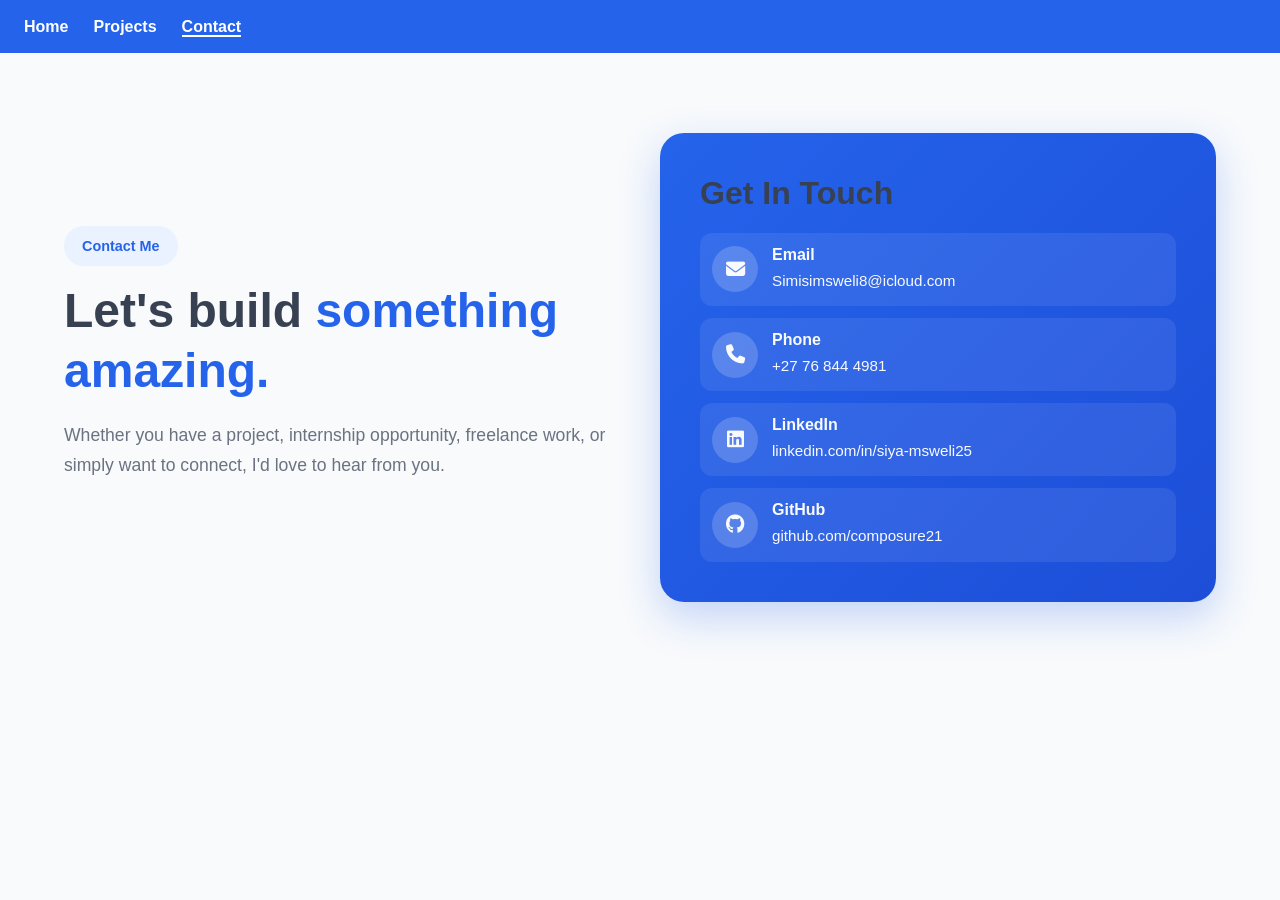
<file: contact.html>
<!DOCTYPE html>

<nav>
    <ul class="nav-links">
        <li><a href="index.html">Home</a></li>
        <li><a href="projects.html">Projects</a></li>
        <li><a href="contact.html" class="active">Contact</a></li>
    </ul>
</nav>

<html lang="en">
<head>
  <meta charset="UTF-8">
  <meta name="viewport" content="width=device-width, initial-scale=1.0">
  <title>Contact</title>

  <!-- Styles -->
  <link rel="stylesheet" href="style.css">
  <link rel="stylesheet" href="https://cdnjs.cloudflare.com/ajax/libs/font-awesome/6.7.2/css/all.min.css">
</head>
<body>

  <!-- CONTACT -->
  <section class="contact-page">
    <div class="container contact-grid">

      <!-- Left -->
      <div class="contact-info fade-left">
        <span class="badge">Contact Me</span>
        <h1>
          Let's build <span>something amazing.</span>
        </h1>
        <p>
          Whether you have a project, internship opportunity,
          freelance work, or simply want to connect,
          I'd love to hear from you.
        </p>
      </div>

      <!-- Right -->
      <div class="contact-card fade-right">
        <h2>Get In Touch</h2>

        <div class="contact-details">

          <!-- Email -->
          <div class="contact-item">
            <i class="fas fa-envelope"></i>
            <div>
              <h4>Email</h4>
              <a href="mailto:Simisimsweli8@icloud.com">Simisimsweli8@icloud.com</a>
            </div>
          </div>

          <!-- Phone -->
          <div class="contact-item">
            <i class="fas fa-phone"></i>
            <div>
              <h4>Phone</h4>
              <a href="tel:+27768444981">+27 76 844 4981</a>
            </div>
          </div>

          <!-- LinkedIn -->
          <div class="contact-item">
            <i class="fab fa-linkedin"></i>
            <div>
              <h4>LinkedIn</h4>
              <a href="https://www.linkedin.com/in/siya-msweli25"
                 target="_blank"
                 rel="noopener noreferrer">
                linkedin.com/in/siya-msweli25
              </a>
            </div>
          </div>

          <!-- GitHub -->
          <div class="contact-item">
            <i class="fab fa-github"></i>
            <div>
              <h4>GitHub</h4>
              <a href="https://github.com/composure21"
                 target="_blank"
                 rel="noopener noreferrer">
                github.com/composure21
              </a>
            </div>
          </div>

        </div>
      </div>

    </div>
  </section>
  
  <!-- INTERSECTION OBSERVER -->
  <script>
    const observer = new IntersectionObserver(entries => {
      entries.forEach(entry => {
        if (entry.isIntersecting) {
          entry.target.classList.add("show");
        }
      });
    }, { threshold: 0.2 });

    document.querySelectorAll(".fade-up, .fade-left, .fade-right")
      .forEach(el => observer.observe(el));
  </script>

</body>
</html>
</file>
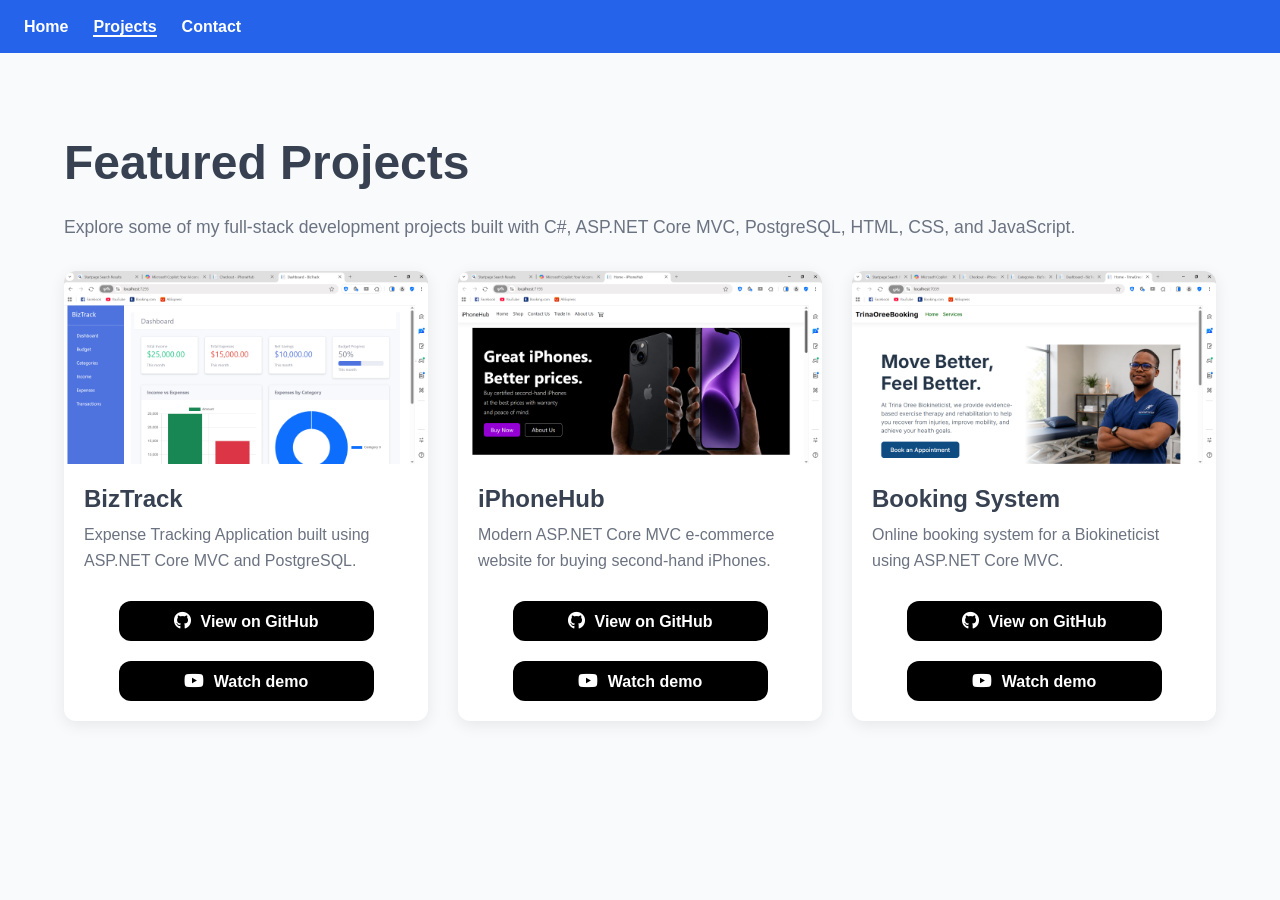
<file: projects.html>
<!DOCTYPE html>

<nav>
    <ul class="nav-links">
        <li><a href="index.html">Home</a></li>
        <li><a href="projects.html" class="active">Projects</a></li>
        <li><a href="contact.html">Contact</a></li>
    </ul>
</nav>

<html lang="en">
<head>
  <meta charset="UTF-8">
  <meta name="viewport" content="width=device-width, initial-scale=1.0">
  <title>Projects</title>

  <!-- Styles -->
  <link rel="stylesheet" href="style.css">
  <link rel="stylesheet" href="https://cdnjs.cloudflare.com/ajax/libs/font-awesome/6.7.2/css/all.min.css">
</head>
<body>

  <!-- PROJECTS -->
  <section class="projects container">

    <div class="section-title fade-up">
      <h1>Featured Projects</h1>
      <p>
        Explore some of my full-stack development projects built with
        C#, ASP.NET Core MVC, PostgreSQL, HTML, CSS, and JavaScript.
      </p>
    </div>

    <div class="project-grid">

      <!-- BizTrack -->
      <div class="project-card fade-up">
        <img src="BizTrack pic.png" alt="BizTrack Project Screenshot">
        <div class="content">
          <h3>BizTrack</h3>
          <p>Expense Tracking Application built using ASP.NET Core MVC and PostgreSQL.</p>
          <a href="https://github.com/composure21/BizTrack"
             target="_blank"
             rel="noopener noreferrer"
             class="github-btn">
            <i class="fab fa-github"></i>
            <span>View on GitHub</span>
          </a>

          <a href="https://youtu.be/LDBdZJzFAr0"
   target="_blank"
   rel="noopener noreferrer"
   class="github-btn">

    <i class="fab fa-youtube"></i>
    <span>Watch demo</span>
</a>
          
        </div>
      </div>

      <!-- iPhoneHub -->
      <div class="project-card fade-up">
        <img src="iPhoneHub Pic.png" alt="iPhoneHub Project Screenshot">
        <div class="content">
          <h3>iPhoneHub</h3>
          <p>Modern ASP.NET Core MVC e-commerce website for buying second-hand iPhones.</p>
          <a href="https://github.com/composure21/iPhoneHub"
             target="_blank"
             rel="noopener noreferrer"
             class="github-btn">
            <i class="fab fa-github"></i>
            <span>View on GitHub</span>
          </a>

          <a href="https://youtu.be/_Ds0LFJCvX8"
   target="_blank"
   rel="noopener noreferrer"
   class="github-btn">

    <i class="fab fa-youtube"></i>
    <span>Watch demo</span>
</a>
          
        </div>
      </div>

      <!-- Booking System -->
      <div class="project-card fade-up">
        <img src="TOB pic.png" alt="Booking System Project Screenshot">
        <div class="content">
          <h3>Booking System</h3>
          <p>Online booking system for a Biokineticist using ASP.NET Core MVC.</p>
          <a href="https://github.com/composure21/trinaoreebookingsystem"
             target="_blank"
             rel="noopener noreferrer"
             class="github-btn">
            <i class="fab fa-github"></i>
            <span>View on GitHub</span>
          </a>

          <a href="https://youtu.be/7_pyYXWZtV8"
   target="_blank"
   rel="noopener noreferrer"
   class="github-btn">

    <i class="fab fa-youtube"></i>
    <span>Watch demo</span>
</a>
          
        </div>
      </div>

    </div>
  </section>
 
  <!-- INTERSECTION OBSERVER -->
  <script>
    const observer = new IntersectionObserver(entries => {
      entries.forEach(entry => {
        if (entry.isIntersecting) {
          entry.target.classList.add("show");
        }
      });
    }, { threshold: 0.2 });

    document.querySelectorAll(".fade-up, .fade-left, .fade-right")
      .forEach(el => observer.observe(el));
  </script>

</body>
</html>
</file>
<file: style.css>
html {
    font-size: 14px;
    position: relative;
    min-height: 100%;
}

@media (min-width: 768px) {
    html {
        font-size: 16px;
    }
}

:root {
    --primary: #2563eb; /* refined blue */
    --dark: #111827; /* deep gray for text */
    --gray: #6b7280; /* neutral gray for body text */
    --light: #f8fafc; /* soft background */
    --accent: #374151; /* accent for headings */
}

/* Reset */
* {
    margin: 0;
    padding: 0;
    box-sizing: border-box;
}

body {
    font-family: 'Inter', 'Segoe UI', sans-serif; /* modern, professional font */
    background: var(--light);
    color: var(--dark);
    margin-bottom: 60px;
    line-height: 1.7;

    main {
        flex: 1; /* pushes footer down */
    }
}

/* Navbar */
nav {
    background-color: var(--primary); /* blue background */
    padding: 0.8rem 1.5rem;
}

.nav-links {
    display: flex; /* puts items in a row */
    list-style: none; /* removes bullets */
    margin: 0;
    padding: 0;
    gap: 25px; /* spacing between links */
}

    .nav-links li {
        display: inline; /* inline layout */
    }

    .nav-links a {
        color: #ffffff; /* white text */
        text-decoration: none;
        font-weight: 600;
        transition: color 0.3s ease;
    }

        .nav-links a:hover {
            color: #dbeafe; /* light blue hover */
        }

        .nav-links a.active {
            border-bottom: 2px solid #ffffff; /* highlight active link */
        }

/* Footer */
.footer {
    text-align: center; /* center content */
    padding: 1rem;
    font-size: 0.95rem;
    font-family: 'Inter', 'Segoe UI', sans-serif;
    background-color: #1e40af; /* Blue background */
    color: #ffffff; /* White text */
}

    .footer a {
        color: #ffffff; /* White links */
        text-decoration: none;
        margin-left: 8px;
    }

        .footer a:hover {
            color: #dbeafe; /* Light blue on hover */
            text-decoration: underline;
        }

/* Global Typography */
h1, h2, h3, h4 {
    font-weight: 700;
    line-height: 1.25;
    margin-bottom: 20px;
    color: var(--accent);
    text-align: left;
}

h1 {
    font-size: 3rem;
}

h2 {
    font-size: 2.4rem;
}

h3 {
    font-size: 1.8rem;
}

h4 {
    font-size: 1.4rem;
}

    h1 span, h2 span, h3 span, h4 span {
        color: var(--primary);
    }

p {
    font-size: 1.1rem;
    color: var(--gray);
    margin-bottom: 28px;
    text-align: left;
}

/* Container */
.container {
    width: 90%;
    max-width: 1200px;
    margin: auto;
}

/* Section spacing */
section {
    padding: 80px 0;
}

/* Buttons */
.btn-primary {
    background: var(--primary);
    color: #fff;
    padding: 14px 28px;
    border-radius: 8px;
    text-decoration: none;
    font-weight: 600;
    transition: background 0.3s ease;
}

    .btn-primary:hover {
        background: #1e40af; /* darker blue hover */
    }

.btn-outline {
    border: 2px solid var(--gray);
    padding: 14px 28px;
    border-radius: 8px;
    text-decoration: none;
    color: var(--dark);
    font-weight: 600;
    transition: all 0.3s ease;
}

    .btn-outline:hover {
        background: var(--gray);
        color: #fff;
    }

/* Hero */
.hero-grid {
    display: grid;
    grid-template-columns: 1fr 1fr;
    align-items: center;
    gap: 60px;
}

.badge {
    display: inline-block;
    background: #eaf1ff;
    color: var(--primary);
    padding: 8px 18px;
    border-radius: 30px;
    font-size: .9rem;
    font-weight: 600;
    margin-bottom: 15px;
}

.hero-image img {
    width: 430px;
    border-radius: 12px;
    display: block;
    -webkit-mask-image: linear-gradient(to bottom, rgba(0,0,0,1) 80%, rgba(0,0,0,0) 100%);
    mask-image: linear-gradient(to bottom, rgba(0,0,0,1) 80%, rgba(0,0,0,0) 100%);
}

.circle {
    width: 430px;
    height: 430px;
    background: #edf4ff;
    border-radius: 50%;
    position: absolute;
    z-index: -1;
}

.buttons {
    display: flex;
    gap: 15px;
    margin-bottom: 18px;
}

.social-buttons {
    display: flex;
    gap: 15px;
    flex-wrap: wrap;
}

.btn-social {
    display: inline-flex;
    align-items: center;
    gap: 10px;
    padding: 12px 22px;
    border: 1px solid #d9e2f2;
    border-radius: 12px;
    background: #fff;
    color: var(--dark);
    text-decoration: none;
    font-weight: 600;
    transition: .3s ease;
}

    .btn-social i {
        font-size: 1.1rem;
        color: var(--primary);
    }

    .btn-social:hover {
        background: var(--primary);
        color: #fff;
        transform: translateY(-2px);
        border-color: var(--primary);
    }

        .btn-social:hover i {
            color: #fff;
        }

/* About */
.about-grid {
    display: grid;
    grid-template-columns: 1fr 1fr;
    gap: 40px;
    align-items: center;
}

.about-image img {
    width: 100%;
    height: 300px;
    object-fit: cover;
    border-radius: 12px;
    border: 3px solid var(--primary);
    display: block;
    margin: 0 auto;
}

.about-text .section-title {
    margin-bottom: 20px;
}

/* Info Cards */
.info-cards {
    display: grid;
    grid-template-columns: repeat(4, 1fr);
    gap: 20px;
    margin-top: 30px;
}

.card {
    background: #fff;
    padding: 25px;
    border-radius: 12px;
    box-shadow: 0 4px 12px rgba(0,0,0,.08);
    text-align: left;
    transition: transform 0.3s ease;
}

    .card:hover {
        transform: translateY(-5px);
    }

/* Skills Grid */
.skills-grid {
    display: grid;
    grid-template-columns: repeat(4, 1fr); /* 4 columns per row */
    gap: 20px;
    margin-top: 30px;
    justify-items: center; /* centers each skill card */
}

/* Skill Card */
.skill {
    background: #fff;
    width: 100%; /* fills grid cell */
    min-height: 160px; /* consistent height */
    padding: 20px;
    border-radius: 10px;
    text-align: center;
    font-size: 1rem;
    color: var(--dark);
    box-shadow: 0 2px 6px rgba(0,0,0,0.1);
    transition: transform 0.3s ease;
    display: flex; /* flexbox for vertical alignment */
    flex-direction: column;
    justify-content: center; /* centers content vertically */
}

    /* Skill Icon */
    .skill img {
        width: 40px;
        height: 40px;
        margin: 0 auto 10px;
        display: block;
    }

    /* Skill Label */
    .skill span {
        display: block;
        font-weight: 600;
    }

    /* Hover Effect */
    .skill:hover {
        transform: translateY(-5px);
    }

/* Responsive */
@media(max-width: 768px) {
    .skills-grid {
        grid-template-columns: repeat(2, 1fr); /* 2 per row on tablets */
    }
}

@media(max-width: 500px) {
    .skills-grid {
        grid-template-columns: 1fr; /* stack vertically on mobile */
    }
}


/* Projects */
.project-grid {
    display: grid;
    grid-template-columns: repeat(3, 1fr);
    gap: 30px;
}

.project-card {
    background: #fff;
    border-radius: 12px;
    overflow: hidden;
    box-shadow: 0 4px 16px rgba(0,0,0,.08);
    text-align: left;
    transition: transform 0.3s ease;
}

    .project-card:hover {
        transform: translateY(-5px);
    }

    .project-card img {
        width: 100%;
        display: block;
    }

.github-btn {
    display: flex;
    align-items: center;
    justify-content: center;
    gap: 10px;
    width: 255px;
    height: 40px;
    padding: 12px 22px;
    margin: 20px auto 0; /* was margin-top: 20px */
    background: #000;
    color: #fff;
    text-decoration: none;
    border-radius: 12px;
    font-weight: 600;
    transition: all 0.3s ease;
}

    .github-btn i {
        font-size: 1.1rem;
    }

    .github-btn:hover {
        background: #24292f; /* GitHub dark gray */
        color: #fff;
        transform: translateY(-2px);
        box-shadow: 0 8px 20px rgba(0, 0, 0, 0.2);
    }

    .github-btn:active {
        transform: translateY(0);
    }

.content {
    padding: 20px;
}

    .content h3 {
        font-size: 1.5rem;
        font-weight: 600;
        margin-bottom: 8px;
        color: var(--accent);
    }

    .content p {
        font-size: 1rem;
        color: var(--gray);
        line-height: 1.6;
    }

/* Contact */
.contact-grid {
    display: grid;
    grid-template-columns: 1fr 1fr;
    gap: 40px;
    align-items: center;
}

.contact-card {
    background: linear-gradient(135deg, #2563eb, #1d4ed8);
    color: #fff;
    padding: 40px;
    border-radius: 24px;
    box-shadow: 0 15px 40px rgba(37, 99, 235, 0.25);
}

    .contact-card h2 {
        margin-bottom: 20px;
        font-size: 2rem;
        font-weight: 700;
    }

.contact-details {
    display: flex;
    flex-direction: column;
    gap: 12px;
}
/* tightened gap */
.contact-item {
    display: flex;
    align-items: center;
    gap: 14px;
    padding: 12px;
    border-radius: 12px;
    background: rgba(255, 255, 255, 0.08);
    transition: all 0.3s ease;
}

    .contact-item:hover {
        background: rgba(255, 255, 255, 0.15);
        transform: translateX(6px);
    }

    .contact-item i {
        width: 46px;
        height: 46px;
        display: flex;
        align-items: center;
        justify-content: center;
        border-radius: 50%;
        background: rgba(255, 255, 255, 0.18);
        font-size: 1.2rem;
        color: #f8fafc;
    }

    .contact-item h4 {
        margin: 0 0 2px;
        font-size: 1rem;
        font-weight: 600;
        color: #f8fafc;
    }

    .contact-item a {
        color: #f8fafc;
        text-decoration: none;
        font-size: 0.95rem;
    }

        .contact-item a:hover {
            color: #f8fafc;
            text-decoration: underline;
        }



/* Fade Animation */
.fade-up,
.fade-left,
.fade-right {
    opacity: 0;
    transition: 1s ease;
}

.fade-up {
    transform: translateY(40px);
}

.fade-left {
    transform: translateX(-50px);
}

.fade-right {
    transform: translateX(50px);
}

.show {
    opacity: 1;
    transform: translate(0);
}

/* Responsive */
@media(max-width: 992px) {
    .hero-grid,
    .about-grid,
    .project-grid,
    .contact-grid {
        grid-template-columns: 1fr;
    }

    .info-cards {
        grid-template-columns: repeat(2, 1fr);
    }

    h1 {
        font-size: 2.4rem;
    }
}

@media(max-width: 768px) {
    .info-cards {
        grid-template-columns: 1fr;
    }

    .hero-image img {
        width: 280px;
    }

    .circle {
        width: 300px;
        height: 300px;
    }

}
</file>
